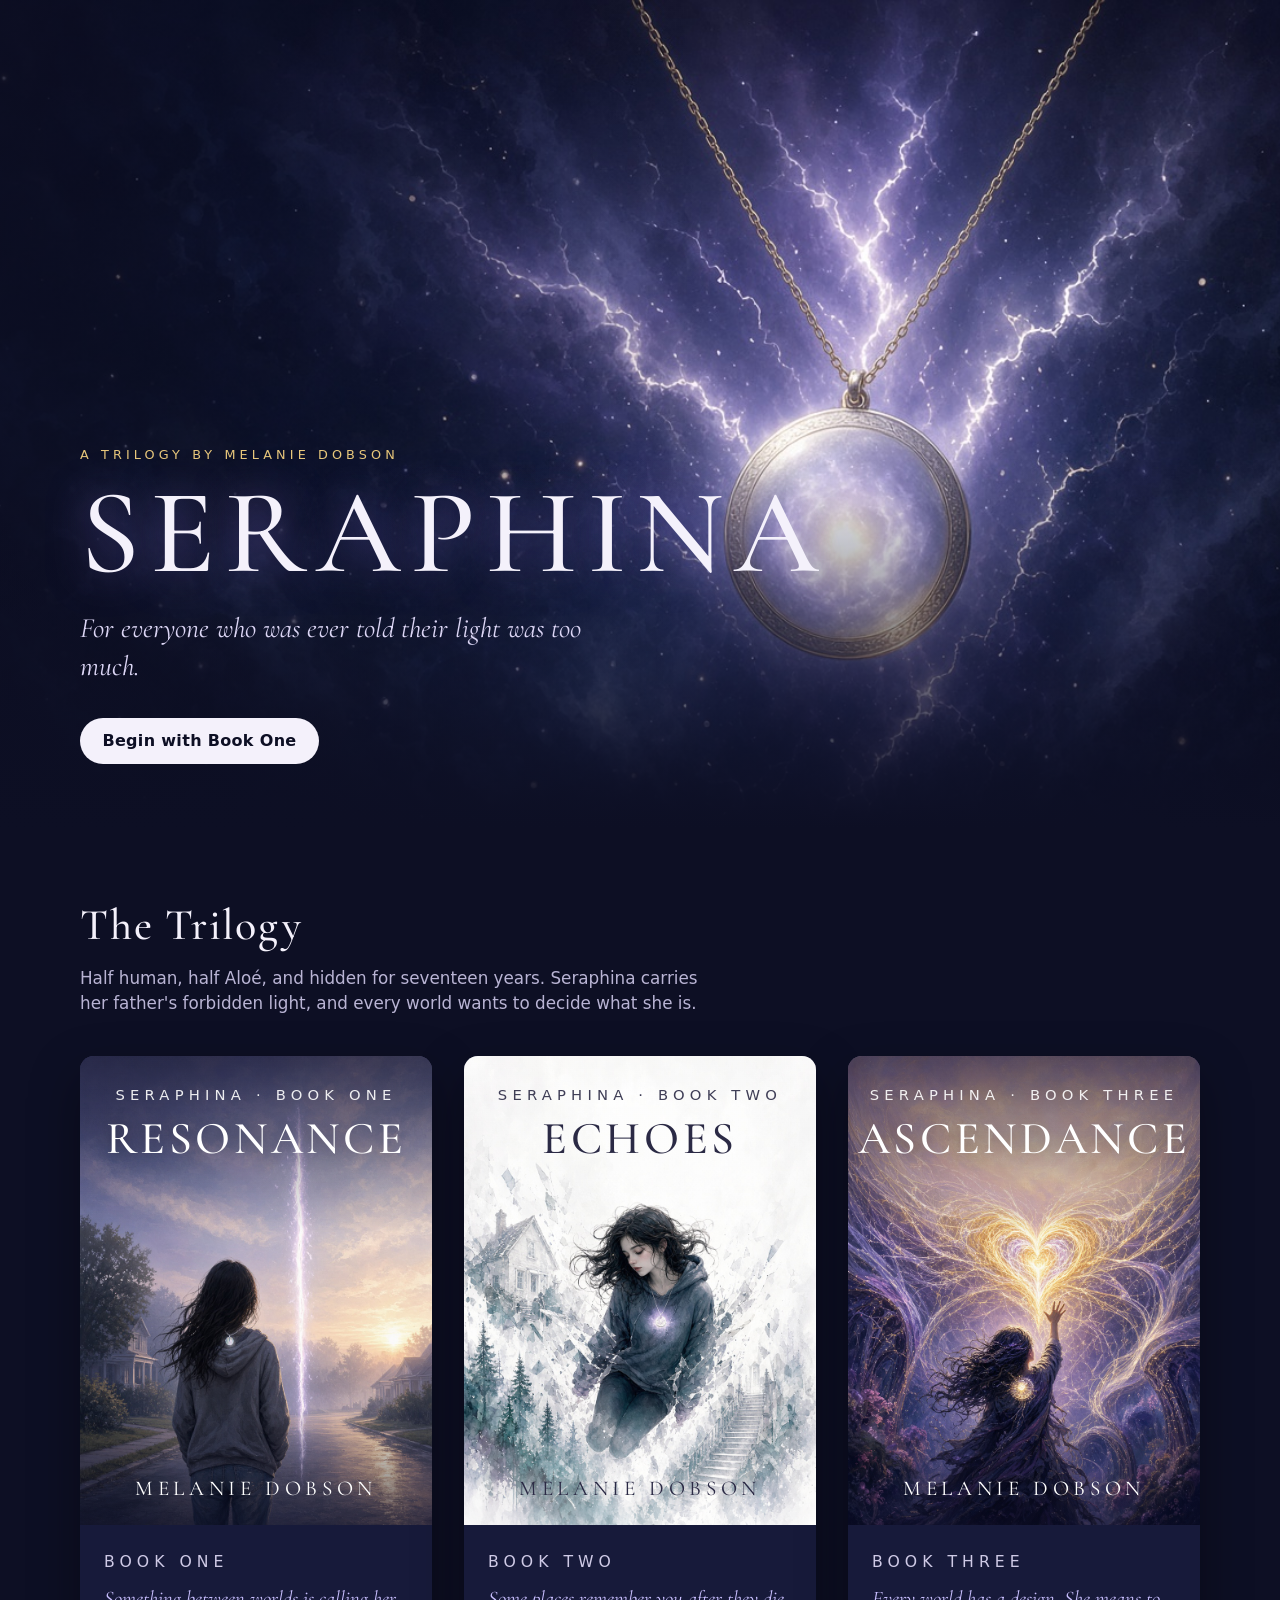
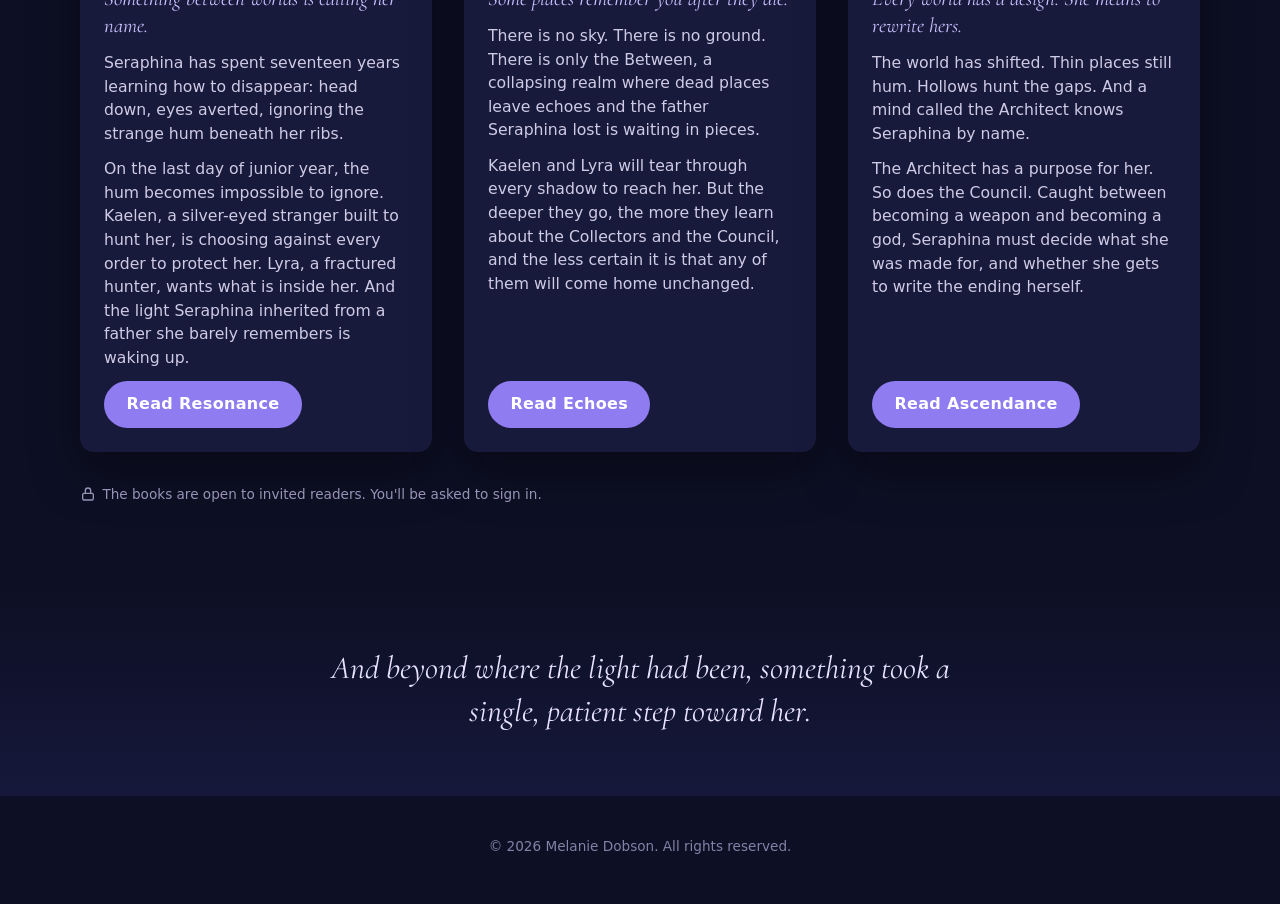
<file: index.html>
<!DOCTYPE html>
<html lang="en" data-theme="dark">
<head>
  <meta charset="utf-8">
  <meta name="viewport" content="width=device-width, initial-scale=1, viewport-fit=cover">
  <title>Seraphina · A trilogy by Melanie Dobson</title>
  <meta name="description" content="Seraphina, a young adult fantasy trilogy by Melanie Dobson: Resonance, Echoes, and Ascendance.">
  <meta name="theme-color" content="#0d0f24">
  <meta property="og:title" content="Seraphina · A trilogy by Melanie Dobson">
  <meta property="og:description" content="Her light was never too much. A YA fantasy trilogy: Resonance, Echoes, and Ascendance.">
  <meta property="og:image" content="assets/img/hero.jpg">
  <meta property="og:type" content="website">
  <meta name="twitter:card" content="summary_large_image">
  <link rel="icon" href="assets/img/favicon.svg" type="image/svg+xml">
  <link rel="preconnect" href="https://fonts.googleapis.com">
  <link rel="preconnect" href="https://fonts.gstatic.com" crossorigin>
  <link rel="stylesheet" href="https://fonts.googleapis.com/css2?family=Cormorant+Garamond:ital,wght@0,500;0,600;1,500&family=Literata:ital,opsz,wght@0,7..72,400;0,7..72,600;1,7..72,400&display=swap">
  <link rel="stylesheet" href="assets/style.css?v=ec56956bae">
  <script src="assets/app.js?v=54803bc78d" defer></script>
</head>
<body class="landing" data-page="landing">
  <header class="hero">
    <img class="hero-art" src="assets/img/hero.jpg" alt="" fetchpriority="high">
    <div class="hero-inner">
      <p class="eyebrow">A trilogy by Melanie Dobson</p>
      <h1>Seraphina</h1>
      <p class="hero-tag">For everyone who was ever told their light was too much.</p>
      <a class="btn" href="book.html?b=resonance">Begin with Book One</a>
    </div>
  </header>

  <main>
    <section class="section" aria-labelledby="trilogy-heading">
      <div class="section-inner">
        <h2 id="trilogy-heading">The Trilogy</h2>
        <p class="section-lede">Half human, half Aloé, and hidden for seventeen years. Seraphina carries her father's forbidden light, and every world wants to decide what she is.</p>
        <div class="books" id="books"></div>
        <p class="lock-note" style="margin-top:2rem">
          <svg width="16" height="16" viewBox="0 0 24 24" fill="none" stroke="currentColor" stroke-width="2" aria-hidden="true"><rect x="4" y="11" width="16" height="10" rx="2"/><path d="M8 11V7a4 4 0 0 1 8 0v4"/></svg>
          The books are open to invited readers. You'll be asked to sign in.
        </p>
      </div>
    </section>

    <section class="section about">
      <blockquote>And beyond where the light had been, something took a single, patient step toward her.</blockquote>
    </section>
  </main>

  <footer class="site-footer">
    © 2026 Melanie Dobson. All rights reserved.
  </footer>
</body>
</html>
</file>
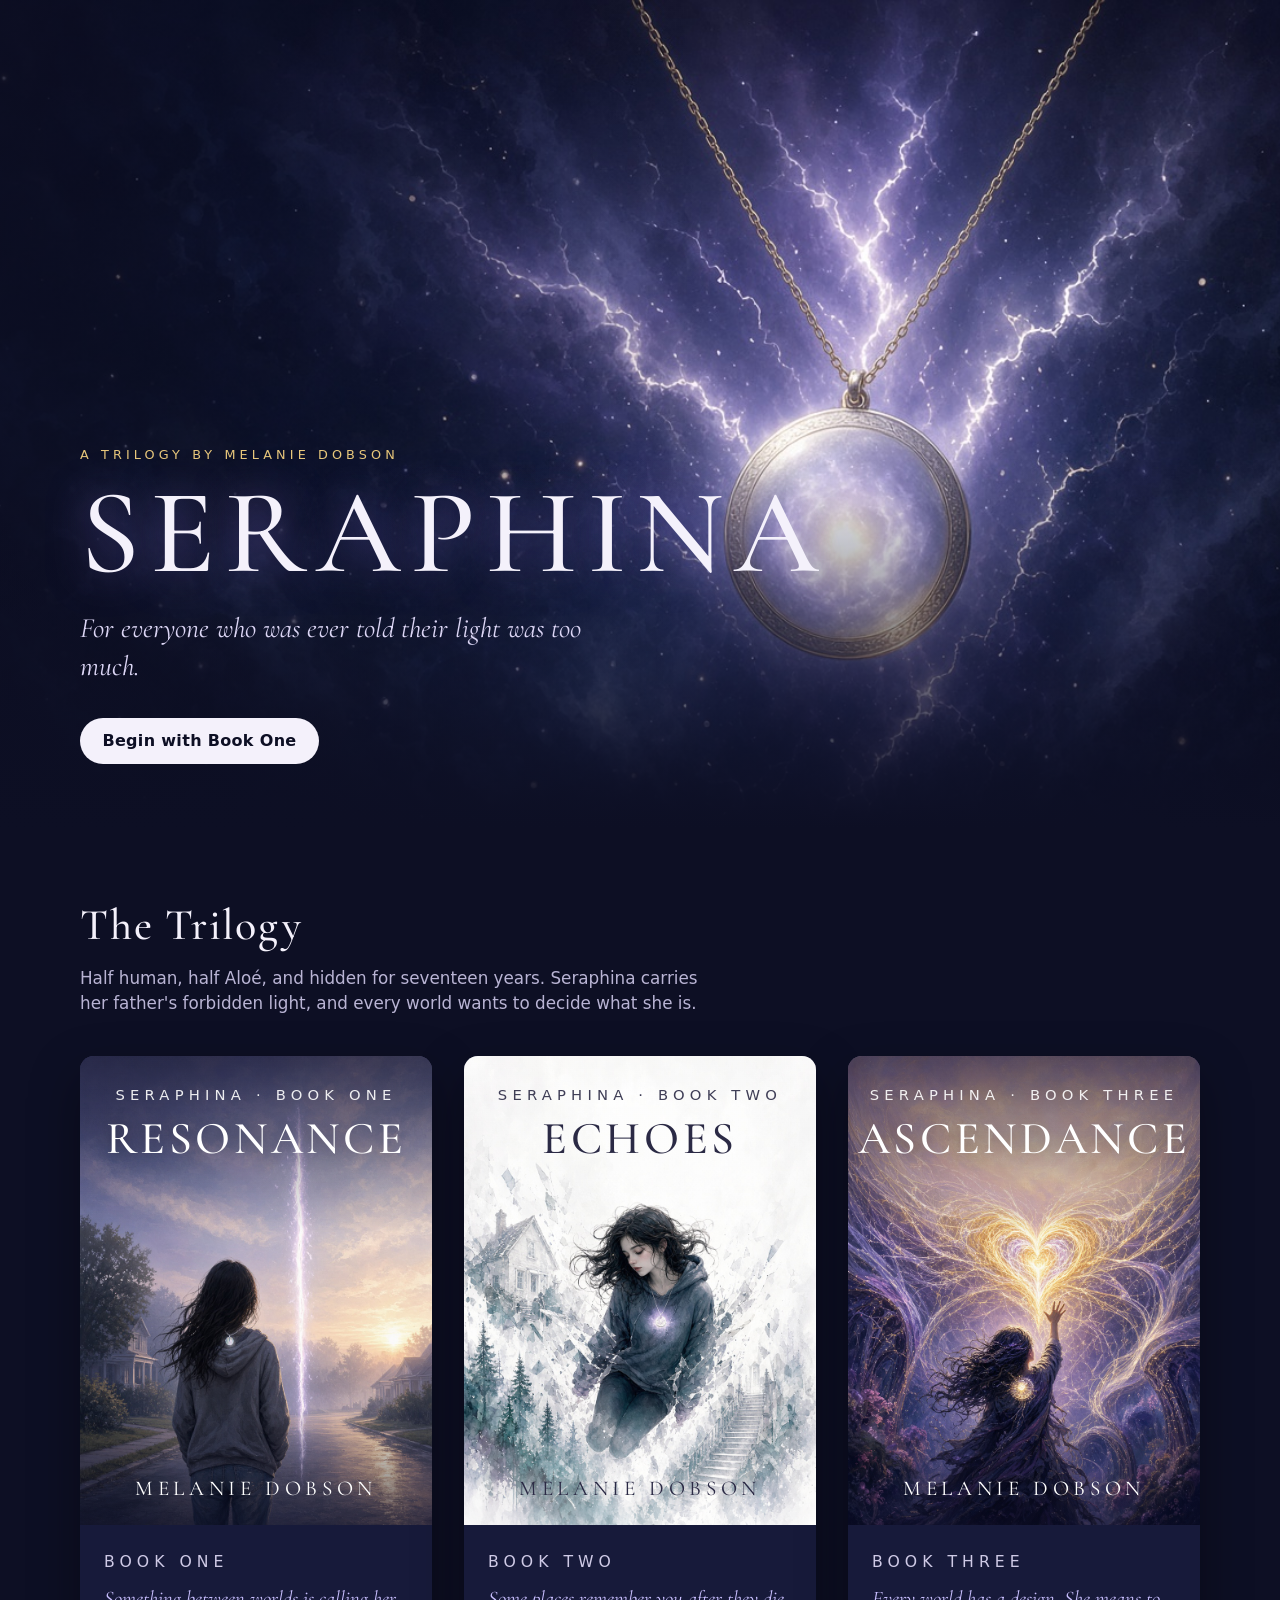
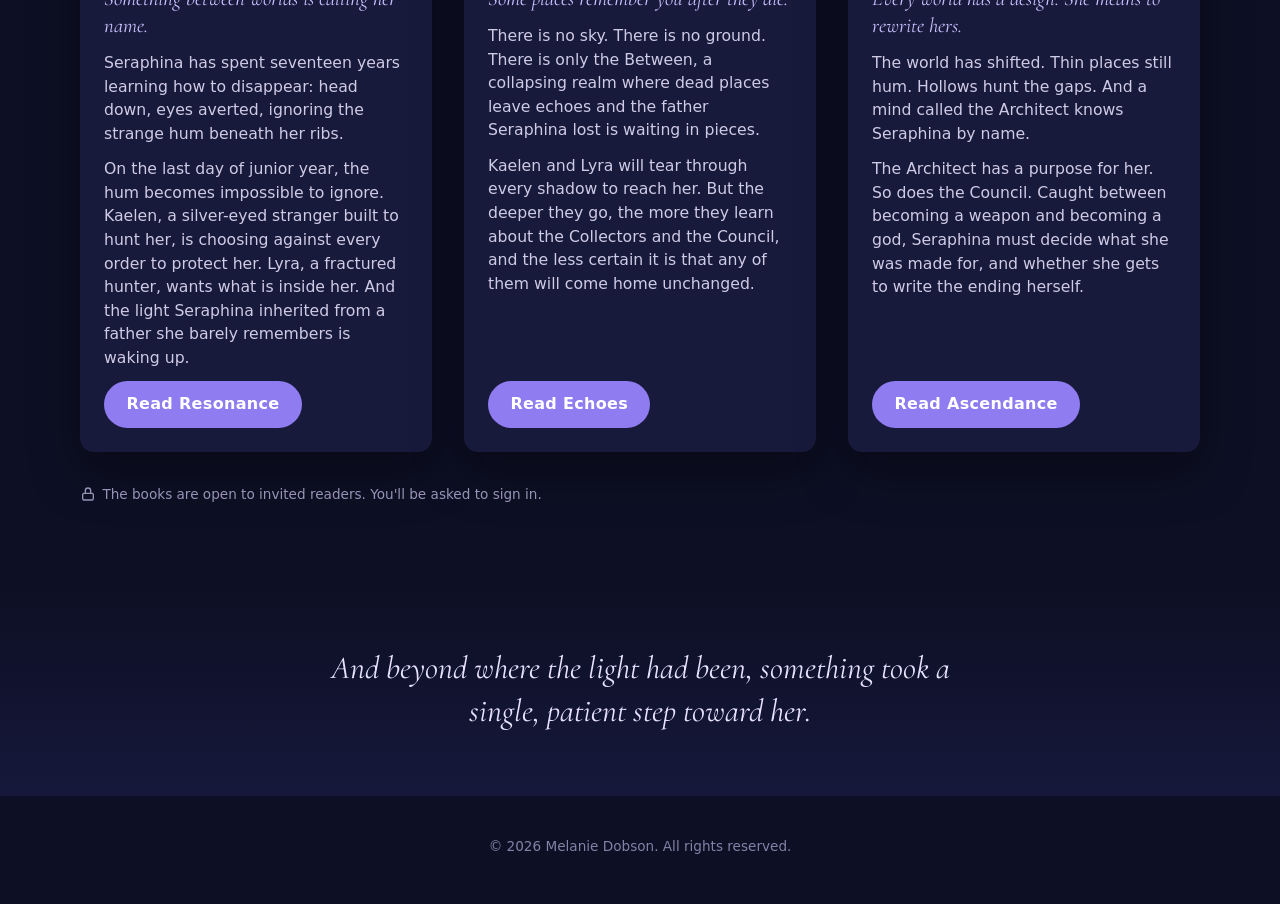
<file: book.html>
<!DOCTYPE html>
<html lang="en">
<head>
  <meta charset="utf-8">
  <meta name="viewport" content="width=device-width, initial-scale=1, viewport-fit=cover">
  <title>Seraphina</title>
  <meta name="robots" content="noindex">
  <meta name="theme-color" content="#fbf9f5">
  <script>try{var p=JSON.parse(localStorage.getItem('seraphina.prefs')||'{}'),d=document.documentElement;d.dataset.theme=p.theme&&p.theme!=='auto'?p.theme:(matchMedia('(prefers-color-scheme: dark)').matches?'dark':'light');}catch(e){}</script>
  <link rel="icon" href="assets/img/favicon.svg" type="image/svg+xml">
  <link rel="preconnect" href="https://fonts.googleapis.com">
  <link rel="preconnect" href="https://fonts.gstatic.com" crossorigin>
  <link rel="stylesheet" href="https://fonts.googleapis.com/css2?family=Cormorant+Garamond:ital,wght@0,500;0,600;1,500&family=Literata:ital,opsz,wght@0,7..72,400;0,7..72,600;1,7..72,400&display=swap">
  <link rel="stylesheet" href="assets/style.css?v=ec56956bae">
  <script src="assets/app.js?v=54803bc78d" defer></script>
</head>
<body data-page="book">
  <div id="app"><div class="loading">Loading…</div></div>
  <noscript><p class="loading">Please turn on JavaScript to read the books.</p></noscript>
</body>
</html>
</file>
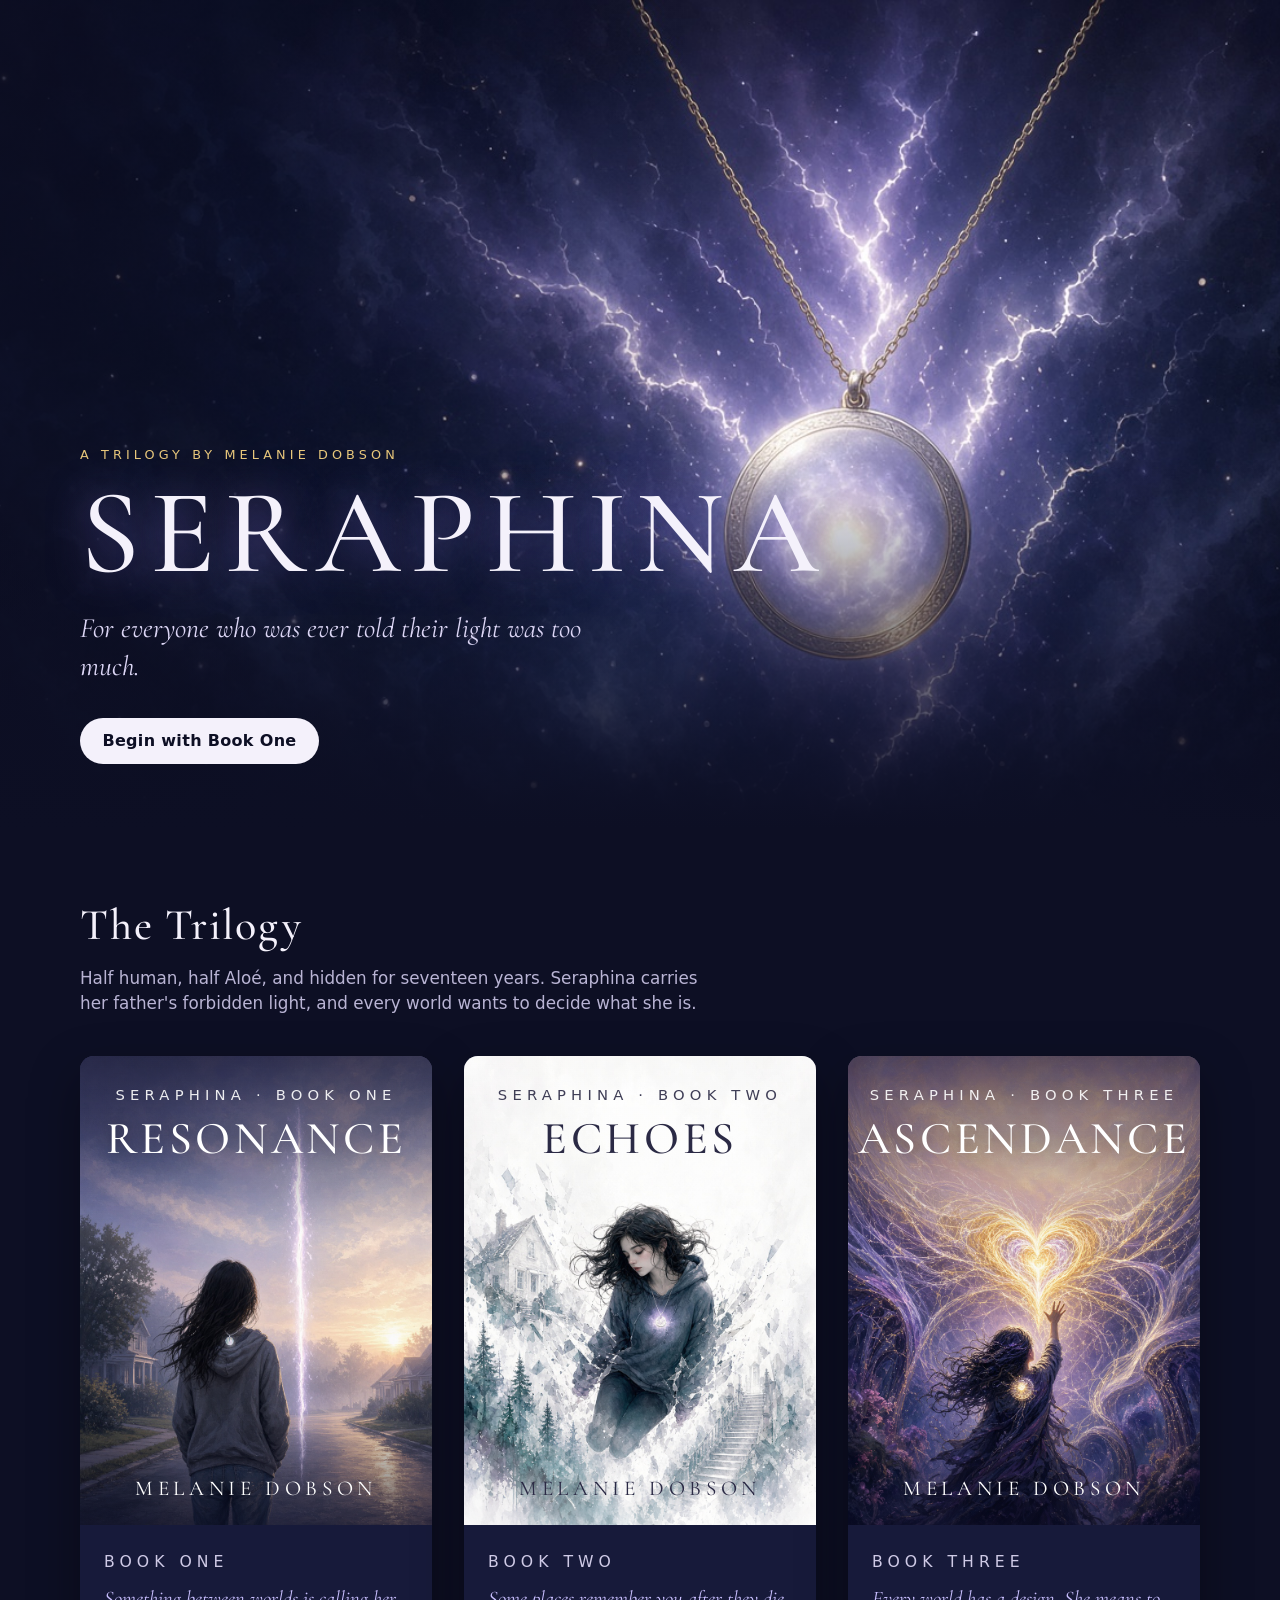
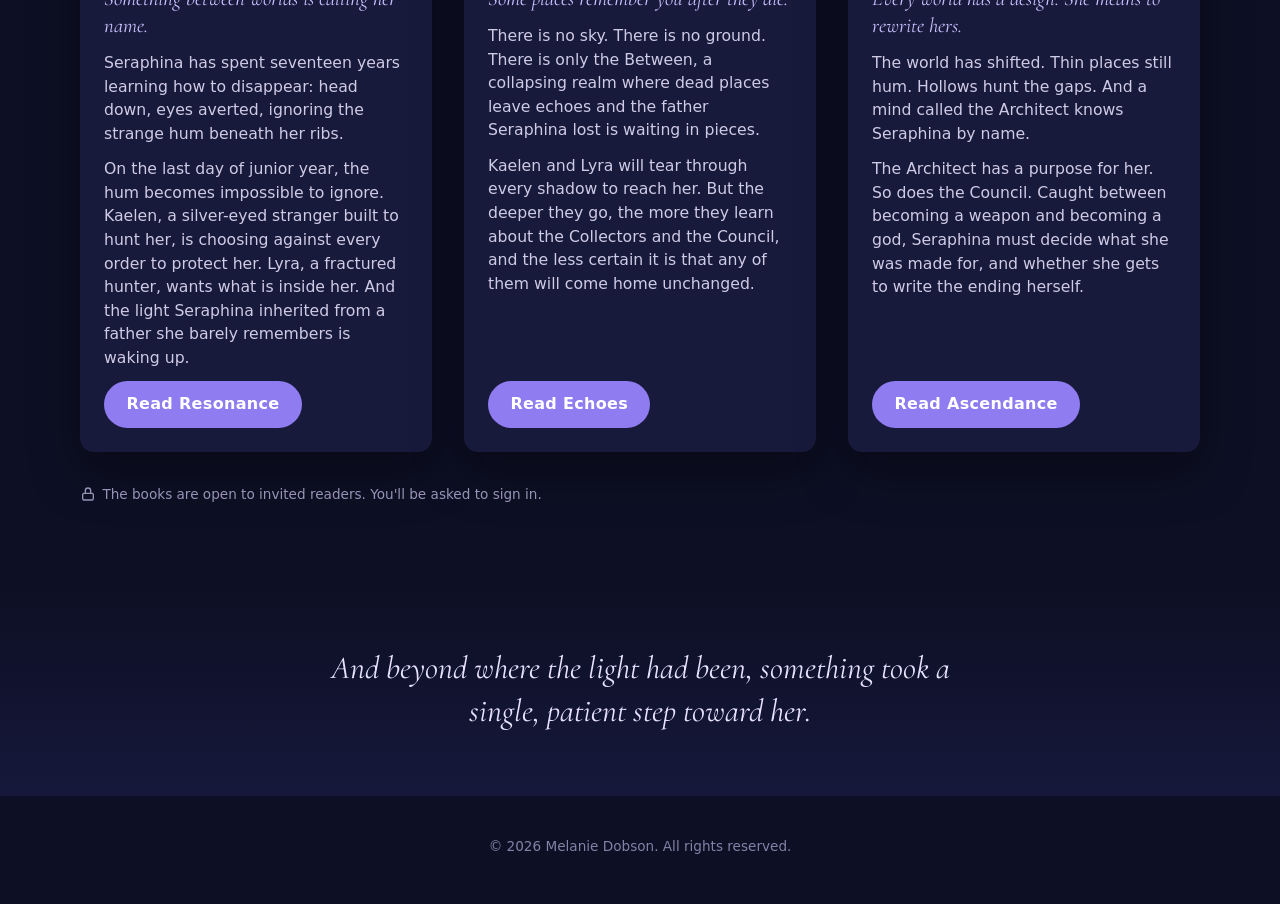
<file: read.html>
<!DOCTYPE html>
<html lang="en">
<head>
  <meta charset="utf-8">
  <meta name="viewport" content="width=device-width, initial-scale=1, viewport-fit=cover">
  <title>Seraphina</title>
  <meta name="robots" content="noindex">
  <meta name="theme-color" content="#fbf9f5">
  <script>try{var p=JSON.parse(localStorage.getItem('seraphina.prefs')||'{}'),d=document.documentElement;d.dataset.theme=p.theme&&p.theme!=='auto'?p.theme:(matchMedia('(prefers-color-scheme: dark)').matches?'dark':'light');if(p.font)d.dataset.font=p.font;if(p.size)d.style.setProperty('--reader-scale',p.size/100);}catch(e){}</script>
  <link rel="icon" href="assets/img/favicon.svg" type="image/svg+xml">
  <link rel="preconnect" href="https://fonts.googleapis.com">
  <link rel="preconnect" href="https://fonts.gstatic.com" crossorigin>
  <link rel="stylesheet" href="https://fonts.googleapis.com/css2?family=Cormorant+Garamond:ital,wght@0,500;0,600;1,500&family=Literata:ital,opsz,wght@0,7..72,400;0,7..72,600;1,7..72,400&display=swap">
  <link rel="stylesheet" href="assets/style.css?v=ec56956bae">
  <script src="assets/app.js?v=54803bc78d" defer></script>
</head>
<body data-page="reader">
  <div id="app"><div class="loading">Loading…</div></div>
  <noscript><p class="loading">Please turn on JavaScript to read the books.</p></noscript>
</body>
</html>
</file>
<file: assets/style.css>
/* Seraphina trilogy reader. Mobile-first; themes are driven by html[data-theme]. */

:root {
  --serif: "Literata", Georgia, "Times New Roman", serif;
  --display: "Cormorant Garamond", "Cormorant", Georgia, serif;
  --sans: system-ui, -apple-system, "Segoe UI", Roboto, "Helvetica Neue", Arial, sans-serif;

  --night: #0d0f24;
  --night-2: #171a3a;
  --violet: #8f7cf0;
  --violet-soft: #c9bfff;
  --pearl: #f4f1fb;
  --gold: #e8c77b;

  --bg: #fbf9f5;
  --surface: #ffffff;
  --ink: #23212b;
  --muted: #6c6878;
  --rule: #e4e0ea;
  --accent: #5b47c9;
  --accent-ink: #ffffff;

  --reader-scale: 1;
  --measure: 36rem;
  --radius: 14px;
  --shadow: 0 10px 30px rgba(18, 14, 48, 0.12);
}

html[data-theme="sepia"] {
  --bg: #f4ecd8;
  --surface: #fbf5e6;
  --ink: #3b2f22;
  --muted: #7a6a55;
  --rule: #e2d5b8;
  --accent: #8a5a2b;
}

html[data-theme="dark"] {
  --bg: #121323;
  --surface: #1b1d33;
  --ink: #e6e3f0;
  --muted: #9d99b3;
  --rule: #2c2f4d;
  --accent: #b3a5ff;
  --accent-ink: #15142a;
  --shadow: 0 10px 30px rgba(0, 0, 0, 0.45);
}

*, *::before, *::after { box-sizing: border-box; }

html { -webkit-text-size-adjust: 100%; text-size-adjust: 100%; }

body {
  margin: 0;
  background: var(--bg);
  color: var(--ink);
  font-family: var(--sans);
  line-height: 1.5;
  transition: background-color 0.25s ease, color 0.25s ease;
}

img { max-width: 100%; display: block; }
a { color: var(--accent); }
button, input { font: inherit; color: inherit; }

.muted { color: var(--muted); }
.small { font-size: 0.875rem; }
.visually-hidden {
  position: absolute; width: 1px; height: 1px; overflow: hidden;
  clip: rect(0 0 0 0); white-space: nowrap;
}

.btn {
  display: inline-flex; align-items: center; justify-content: center; gap: 0.5rem;
  min-height: 44px;
  padding: 0.7rem 1.4rem;
  border: 0;
  border-radius: 999px;
  background: var(--accent);
  color: var(--accent-ink);
  font-weight: 600;
  letter-spacing: 0.02em;
  text-decoration: none;
  cursor: pointer;
  transition: transform 0.15s ease, filter 0.15s ease;
}
.btn:hover { filter: brightness(1.08); }
.btn:active { transform: translateY(1px); }
.btn.ghost {
  background: transparent;
  color: var(--ink);
  box-shadow: inset 0 0 0 1.5px var(--rule);
}
.btn[disabled] { opacity: 0.6; cursor: progress; }

/* ---------- Landing page ---------- */

body.landing { background: var(--night); color: var(--pearl); }
body.landing a { color: var(--violet-soft); }

.hero {
  position: relative;
  min-height: min(92vh, 52rem);
  display: grid;
  align-items: end;
  padding: 6rem 1.5rem 4rem;
  overflow: hidden;
  isolation: isolate;
}
.hero-art {
  position: absolute; inset: 0; z-index: -1;
  width: 100%; height: 100%;
  object-fit: cover;
  object-position: 66% center;
}
.hero::after {
  content: "";
  position: absolute; inset: 0; z-index: -1;
  background:
    linear-gradient(180deg, rgba(13,15,36,0) 0%, rgba(13,15,36,0) 55%, var(--night) 100%),
    linear-gradient(90deg, rgba(13,15,36,0.8) 0%, rgba(13,15,36,0) 55%);
}
.hero-inner { max-width: 70rem; width: 100%; margin: 0 auto; }
.eyebrow {
  margin: 0 0 0.75rem;
  font-size: 0.8rem;
  letter-spacing: 0.32em;
  text-transform: uppercase;
  color: var(--gold);
}
.hero h1 {
  margin: 0;
  font-family: var(--display);
  font-weight: 500;
  font-size: clamp(3.2rem, 13vw, 7.5rem);
  line-height: 0.95;
  letter-spacing: 0.08em;
  text-transform: uppercase;
  text-shadow: 0 0 40px rgba(143, 124, 240, 0.55);
}
.hero-tag {
  max-width: 32rem;
  margin: 1.25rem 0 2rem;
  font-family: var(--display);
  font-size: clamp(1.3rem, 4.5vw, 1.75rem);
  font-style: italic;
  line-height: 1.35;
  color: #dcd6f5;
}
.hero .btn { background: var(--pearl); color: var(--night); }

.section { padding: 4rem 1.25rem; }
.section-inner { max-width: 70rem; margin: 0 auto; }
.section h2 {
  margin: 0 0 0.5rem;
  font-family: var(--display);
  font-weight: 500;
  font-size: clamp(2rem, 6vw, 2.75rem);
  letter-spacing: 0.04em;
}
.section-lede { margin: 0 0 2.5rem; max-width: 40rem; color: #b9b4d4; font-size: 1.05rem; }

.books {
  display: grid;
  gap: 2.5rem;
  grid-template-columns: 1fr;
}
@media (min-width: 760px) { .books { grid-template-columns: repeat(3, 1fr); gap: 2rem; } }

.book-card {
  display: flex; flex-direction: column;
  background: var(--night-2);
  border-radius: var(--radius);
  overflow: hidden;
  box-shadow: 0 20px 50px rgba(0, 0, 0, 0.35);
}
.book-card-body { display: flex; flex-direction: column; gap: 0.75rem; padding: 1.5rem; flex: 1; }
.book-card .tagline {
  margin: 0;
  font-family: var(--display);
  font-style: italic;
  font-size: 1.3rem;
  line-height: 1.3;
  color: var(--violet-soft);
}
.book-card p { margin: 0; color: #cfcae6; font-size: 0.98rem; }
.book-card .btn { margin-top: auto; align-self: flex-start; background: var(--violet); color: #fff; }
.book-card a.cover-link { display: block; }

.lock-note { display: inline-flex; gap: 0.4rem; align-items: center; font-size: 0.85rem; color: #9893b6; }

.about { background: linear-gradient(180deg, var(--night) 0%, #15183a 100%); }
.about blockquote {
  margin: 0 auto;
  max-width: 40rem;
  font-family: var(--display);
  font-size: clamp(1.4rem, 4.5vw, 2rem);
  font-style: italic;
  line-height: 1.35;
  text-align: center;
  color: #e7e2ff;
}

.site-footer {
  padding: 2.5rem 1.25rem 3rem;
  text-align: center;
  font-size: 0.85rem;
  color: var(--muted);
}
body.landing .site-footer { color: #8580a6; }

/* ---------- Book covers (art + typeset title) ---------- */

.cover {
  position: relative;
  aspect-ratio: 3 / 4;
  overflow: hidden;
  background: #222;
  color: #fff;
  container-type: inline-size;
}
.cover img { width: 100%; height: 100%; object-fit: cover; }
.cover::before {
  content: "";
  position: absolute; inset: 0;
  background:
    linear-gradient(180deg, rgba(10,10,30,0.55) 0%, rgba(10,10,30,0) 38%),
    linear-gradient(0deg, rgba(10,10,30,0.6) 0%, rgba(10,10,30,0) 25%);
  z-index: 1;
}
.cover-text {
  position: absolute; inset: 0; z-index: 2;
  display: flex; flex-direction: column; align-items: center;
  padding: 8% 6% 6%;
  text-align: center;
}
.cover-series {
  font-family: var(--sans);
  font-size: 0.6rem;
  font-size: 4.2cqi;
  letter-spacing: 0.35em;
  text-transform: uppercase;
  opacity: 0.9;
}
.cover-title {
  margin-top: 3%;
  font-family: var(--display);
  font-weight: 500;
  font-size: 1.6rem;
  font-size: 13cqi;
  line-height: 1;
  letter-spacing: 0.08em;
  text-transform: uppercase;
  text-shadow: 0 2px 20px rgba(0,0,0,0.45);
}
.cover-author {
  margin-top: auto;
  font-family: var(--display);
  font-size: 0.8rem;
  font-size: 6cqi;
  letter-spacing: 0.22em;
  text-transform: uppercase;
}
.cover.light { color: #2b2a45; }
.cover.light::before {
  background:
    linear-gradient(180deg, rgba(255,255,255,0.35) 0%, rgba(255,255,255,0) 38%),
    linear-gradient(0deg, rgba(255,255,255,0.55) 0%, rgba(255,255,255,0) 25%);
}
.cover.light .cover-title { text-shadow: 0 1px 14px rgba(255,255,255,0.8); }

/* ---------- App chrome (book + reader pages) ---------- */

.topbar {
  position: sticky; top: 0; z-index: 20;
  display: flex; align-items: center; gap: 0.5rem;
  min-height: 56px;
  padding: 0.4rem 0.75rem;
  padding-top: max(0.4rem, env(safe-area-inset-top));
  background: color-mix(in srgb, var(--bg) 88%, transparent);
  -webkit-backdrop-filter: saturate(1.4) blur(12px);
  backdrop-filter: saturate(1.4) blur(12px);
  border-bottom: 1px solid var(--rule);
  transition: transform 0.25s ease;
}
.topbar.hidden { transform: translateY(-100%); }
.topbar-title {
  flex: 1;
  min-width: 0;
  overflow: hidden;
  white-space: nowrap;
  text-overflow: ellipsis;
  text-align: center;
  font-size: 0.9rem;
  color: var(--muted);
}
.icon-btn {
  display: inline-flex; align-items: center; justify-content: center; gap: 0.35rem;
  min-width: 44px; min-height: 44px;
  padding: 0 0.6rem;
  border: 0; border-radius: 10px;
  background: transparent;
  color: var(--ink);
  font-size: 0.95rem;
  text-decoration: none;
  cursor: pointer;
}
.icon-btn:hover { background: color-mix(in srgb, var(--ink) 8%, transparent); }
.icon-btn svg { width: 22px; height: 22px; }

.progress {
  position: fixed; left: 0; right: 0; top: 0; z-index: 30;
  height: 3px;
  pointer-events: none;
}
.progress span {
  display: block; height: 100%; width: 0;
  background: linear-gradient(90deg, var(--violet), var(--gold));
}

.loading {
  display: grid; place-items: center;
  min-height: 60vh;
  color: var(--muted);
}

/* ---------- Sign-in gate ---------- */

.gate {
  display: grid; place-items: center;
  min-height: calc(100vh - 56px);
  padding: 2rem 1.25rem 3rem;
}
.gate-card {
  width: 100%; max-width: 24rem;
  display: flex; flex-direction: column; gap: 1rem;
  padding: 1.75rem;
  background: var(--surface);
  border-radius: var(--radius);
  box-shadow: var(--shadow);
}
.gate-card .cover { width: 9rem; margin: -0.25rem auto 0.25rem; border-radius: 6px; box-shadow: var(--shadow); }
.gate-card h1 {
  margin: 0;
  text-align: center;
  font-family: var(--display);
  font-weight: 600;
  font-size: 1.9rem;
}
.gate-card p { margin: 0; text-align: center; }
.field { display: flex; flex-direction: column; gap: 0.35rem; font-size: 0.9rem; font-weight: 600; }
.field input {
  min-height: 46px;
  padding: 0.6rem 0.8rem;
  border: 1.5px solid var(--rule);
  border-radius: 10px;
  background: var(--bg);
  font-size: 1rem; /* 16px+ keeps iOS from zooming the page on focus */
  font-weight: 400;
}
.field input:focus { outline: none; border-color: var(--accent); }
.check { display: flex; gap: 0.5rem; align-items: center; font-size: 0.9rem; }
.check input { width: 1.1rem; height: 1.1rem; accent-color: var(--accent); }
.gate-error {
  padding: 0.6rem 0.8rem;
  border-radius: 10px;
  background: color-mix(in srgb, #d0433b 14%, transparent);
  color: #b3261e;
  font-size: 0.9rem;
  text-align: center;
}
html[data-theme="dark"] .gate-error { color: #ffb4ab; }
.gate-card .btn { width: 100%; }
.gate-card .back { text-align: center; font-size: 0.9rem; color: var(--muted); }

/* ---------- Book page ---------- */

.book-page { max-width: 62rem; margin: 0 auto; padding: 1.5rem 1.25rem 4rem; }
.book-head {
  display: grid;
  gap: 1.75rem;
  justify-items: center;
  text-align: center;
}
.book-head .cover { width: min(16rem, 70vw); border-radius: 8px; box-shadow: var(--shadow); }
.book-meta .eyebrow { color: var(--accent); }
.book-meta h1 {
  margin: 0;
  font-family: var(--display);
  font-weight: 500;
  font-size: clamp(2.6rem, 9vw, 4rem);
  line-height: 1;
  letter-spacing: 0.05em;
}
.book-meta .byline { margin: 0.5rem 0 1.25rem; color: var(--muted); }
.book-meta .tagline {
  margin: 0 0 1rem;
  font-family: var(--display);
  font-size: 1.35rem;
  font-style: italic;
}
.book-meta .blurb { margin: 0 0 1rem; max-width: 34rem; font-family: var(--serif); font-size: 1rem; line-height: 1.65; }
.dedication {
  margin: 1.5rem 0;
  font-family: var(--serif);
  font-style: italic;
  color: var(--muted);
}
.book-actions { display: flex; flex-wrap: wrap; gap: 0.75rem; justify-content: center; }
.continue-note { margin-top: 0.75rem; font-size: 0.85rem; color: var(--muted); }

@media (min-width: 760px) {
  .book-head { grid-template-columns: 16rem 1fr; align-items: center; text-align: left; justify-items: start; }
  .book-head .cover { width: 16rem; }
  .book-actions { justify-content: flex-start; }
}

.toc { margin-top: 3rem; }
.toc h2 {
  margin: 0 0 1rem;
  font-family: var(--display);
  font-weight: 600;
  font-size: 1.8rem;
  letter-spacing: 0.03em;
}
.toc ol { list-style: none; margin: 0; padding: 0; border-top: 1px solid var(--rule); }
.toc li { border-bottom: 1px solid var(--rule); }
.toc a {
  display: grid;
  grid-template-columns: 1.5rem 1fr auto;
  align-items: center;
  gap: 0.75rem;
  min-height: 56px;
  padding: 0.75rem 0.5rem;
  color: var(--ink);
  text-decoration: none;
}
.toc a:hover { background: color-mix(in srgb, var(--accent) 7%, transparent); }
.toc-label { display: block; font-size: 0.75rem; letter-spacing: 0.16em; text-transform: uppercase; color: var(--muted); }
.toc-title { display: block; font-family: var(--serif); font-size: 1.05rem; }
.toc-time { font-size: 0.8rem; color: var(--muted); white-space: nowrap; }
.toc-mark { color: var(--accent); font-size: 0.9rem; text-align: center; }
.toc li.current .toc-title { font-weight: 600; }

.copyright {
  margin-top: 3rem;
  font-size: 0.8rem;
  color: var(--muted);
  line-height: 1.6;
}
.copyright p { margin: 0 0 0.6rem; }

.other-books { margin-top: 3rem; }
.other-books h2 { font-family: var(--display); font-weight: 600; font-size: 1.5rem; margin: 0 0 1rem; }
.other-books-list { display: grid; grid-template-columns: repeat(auto-fill, minmax(8rem, 1fr)); gap: 1rem; max-width: 30rem; }
.other-books-list a { text-decoration: none; }
.other-books-list .cover { border-radius: 6px; box-shadow: var(--shadow); }

/* ---------- Reader ---------- */

.reader {
  max-width: var(--measure);
  margin: 0 auto;
  padding: 2.5rem 1.35rem 3rem;
  padding-left: max(1.35rem, env(safe-area-inset-left));
  padding-right: max(1.35rem, env(safe-area-inset-right));
}
.chapter-head { margin: 1rem 0 2.75rem; text-align: center; }
.chapter-label {
  margin: 0;
  font-size: 0.78rem;
  letter-spacing: 0.3em;
  text-transform: uppercase;
  color: var(--muted);
}
.chapter-head h1 {
  margin: 0.6rem 0 0;
  font-family: var(--display);
  font-weight: 500;
  font-size: clamp(2rem, 8vw, 2.8rem);
  line-height: 1.1;
}
.flourish { display: block; width: 9rem; height: auto; margin: 1.25rem auto 0; color: var(--accent); opacity: 0.75; }

.prose {
  font-family: var(--serif);
  font-size: calc(1.125rem * var(--reader-scale));
  line-height: 1.75;
  hyphens: auto;
  -webkit-hyphens: auto;
  overflow-wrap: break-word;
}
html[data-font="sans"] .prose { font-family: var(--sans); line-height: 1.7; }
@media (min-width: 900px) { .prose { font-size: calc(1.2rem * var(--reader-scale)); } }

.prose p { margin: 0 0 1.05em; }
/* Contain the drop cap so it never pushes into a short second paragraph. */
.prose > p:first-child { display: flow-root; }
.prose > p:first-child::first-letter {
  float: left;
  margin: 0.08em 0.12em 0 0;
  font-family: var(--display);
  font-size: 3.6em;
  line-height: 0.82;
  color: var(--accent);
}
.prose hr.scene-break {
  border: 0;
  margin: 2.25em 0;
  text-align: center;
  height: 1.5em;
}
.prose hr.scene-break::before { content: "\2767"; color: var(--accent); font-size: 1.2em; }

.chapter-end {
  margin: 3.5rem 0 0;
  text-align: center;
  font-family: var(--display);
  font-style: italic;
  font-size: 1.25rem;
  color: var(--muted);
}

.chapter-nav {
  display: grid;
  grid-template-columns: 1fr 1fr;
  gap: 0.75rem;
  max-width: var(--measure);
  margin: 0 auto;
  padding: 0 1.25rem 4rem;
}
.chapter-nav a {
  display: flex; flex-direction: column; gap: 0.15rem;
  min-height: 64px;
  padding: 0.85rem 1rem;
  border: 1.5px solid var(--rule);
  border-radius: var(--radius);
  color: var(--ink);
  text-decoration: none;
}
.chapter-nav a:hover { border-color: var(--accent); }
.chapter-nav a.next { grid-column: 2; text-align: right; }
.chapter-nav .dir { font-size: 0.75rem; letter-spacing: 0.16em; text-transform: uppercase; color: var(--muted); }
.chapter-nav .name { font-family: var(--serif); font-size: 0.98rem; }

/* Settings sheet: bottom sheet on phones, popover on larger screens. */
.sheet-backdrop {
  position: fixed; inset: 0; z-index: 40;
  background: rgba(10, 8, 30, 0.35);
}
.sheet {
  position: fixed; z-index: 41;
  left: 0; right: 0; bottom: 0;
  padding: 1.25rem 1.25rem max(1.5rem, env(safe-area-inset-bottom));
  background: var(--surface);
  border-radius: 18px 18px 0 0;
  box-shadow: 0 -10px 40px rgba(0,0,0,0.2);
  display: flex; flex-direction: column; gap: 1.1rem;
}
@media (min-width: 640px) {
  .sheet-backdrop { background: transparent; }
  .sheet { left: auto; right: 1rem; bottom: auto; top: 64px; width: 20rem; border-radius: var(--radius); }
}
.sheet h2 { margin: 0; font-size: 0.8rem; letter-spacing: 0.18em; text-transform: uppercase; color: var(--muted); }
.sheet-row { display: flex; flex-direction: column; gap: 0.5rem; }
.segmented { display: grid; grid-auto-flow: column; grid-auto-columns: 1fr; gap: 0.35rem; }
.segmented button {
  min-height: 44px;
  border: 1.5px solid var(--rule);
  border-radius: 10px;
  background: var(--bg);
  cursor: pointer;
}
.segmented button[aria-pressed="true"] { border-color: var(--accent); box-shadow: inset 0 0 0 1px var(--accent); font-weight: 600; }
.segmented .swatch-light { background: #fbf9f5; color: #23212b; }
.segmented .swatch-sepia { background: #f4ecd8; color: #3b2f22; }
.segmented .swatch-dark { background: #121323; color: #e6e3f0; }
.size-row { display: grid; grid-template-columns: 44px 1fr 44px; align-items: center; text-align: center; gap: 0.5rem; }
.size-row button { min-height: 44px; border: 1.5px solid var(--rule); border-radius: 10px; background: var(--bg); cursor: pointer; }
.sheet select {
  min-height: 44px;
  width: 100%;
  padding: 0 0.6rem;
  border: 1.5px solid var(--rule);
  border-radius: 10px;
  background: var(--bg);
}
.sheet .signout { align-self: flex-start; background: none; border: 0; padding: 0.25rem 0; color: var(--accent); cursor: pointer; text-decoration: underline; }

/* Read-aloud player */
.topbar-actions { display: flex; align-items: center; }
.player {
  position: fixed; z-index: 35;
  left: 50%;
  bottom: max(0.75rem, env(safe-area-inset-bottom));
  transform: translateX(-50%);
  width: min(30rem, calc(100% - 1.5rem));
  display: flex; align-items: center; gap: 0.15rem;
  padding: 0.4rem 0.5rem 0.4rem 0.4rem;
  background: var(--surface);
  border: 1px solid var(--rule);
  border-radius: 999px;
  box-shadow: var(--shadow);
}
.player[hidden] { display: none; }
.player button {
  display: inline-flex; align-items: center; justify-content: center;
  min-width: 44px; min-height: 44px;
  border: 0; border-radius: 999px;
  background: transparent;
  cursor: pointer;
}
.player button:hover { background: color-mix(in srgb, var(--ink) 8%, transparent); }
.player button svg { width: 22px; height: 22px; }
.player .play { width: 52px; height: 52px; background: var(--accent); color: var(--accent-ink); }
.player .play:hover { background: var(--accent); filter: brightness(1.08); }
.player .rate { min-width: 52px; font-weight: 600; font-variant-numeric: tabular-nums; }
.player-status {
  flex: 1; min-width: 0;
  padding-left: 0.5rem;
  overflow: hidden; white-space: nowrap; text-overflow: ellipsis;
  font-size: 0.8rem;
  color: var(--muted);
}
body.listening .chapter-nav { padding-bottom: 7rem; }
body.listening .prose p { cursor: pointer; }
.speaking {
  border-radius: 6px;
  background: color-mix(in srgb, var(--accent) 13%, transparent);
  box-shadow: 0 0 0 0.4em color-mix(in srgb, var(--accent) 13%, transparent);
  transition: background-color 0.2s ease;
}

@media print {
  .topbar, .chapter-nav, .progress, .sheet, .sheet-backdrop, .player { display: none !important; }
  body { background: #fff; color: #000; }
}

@media (prefers-reduced-motion: reduce) {
  * { transition: none !important; scroll-behavior: auto !important; }
}
</file>
